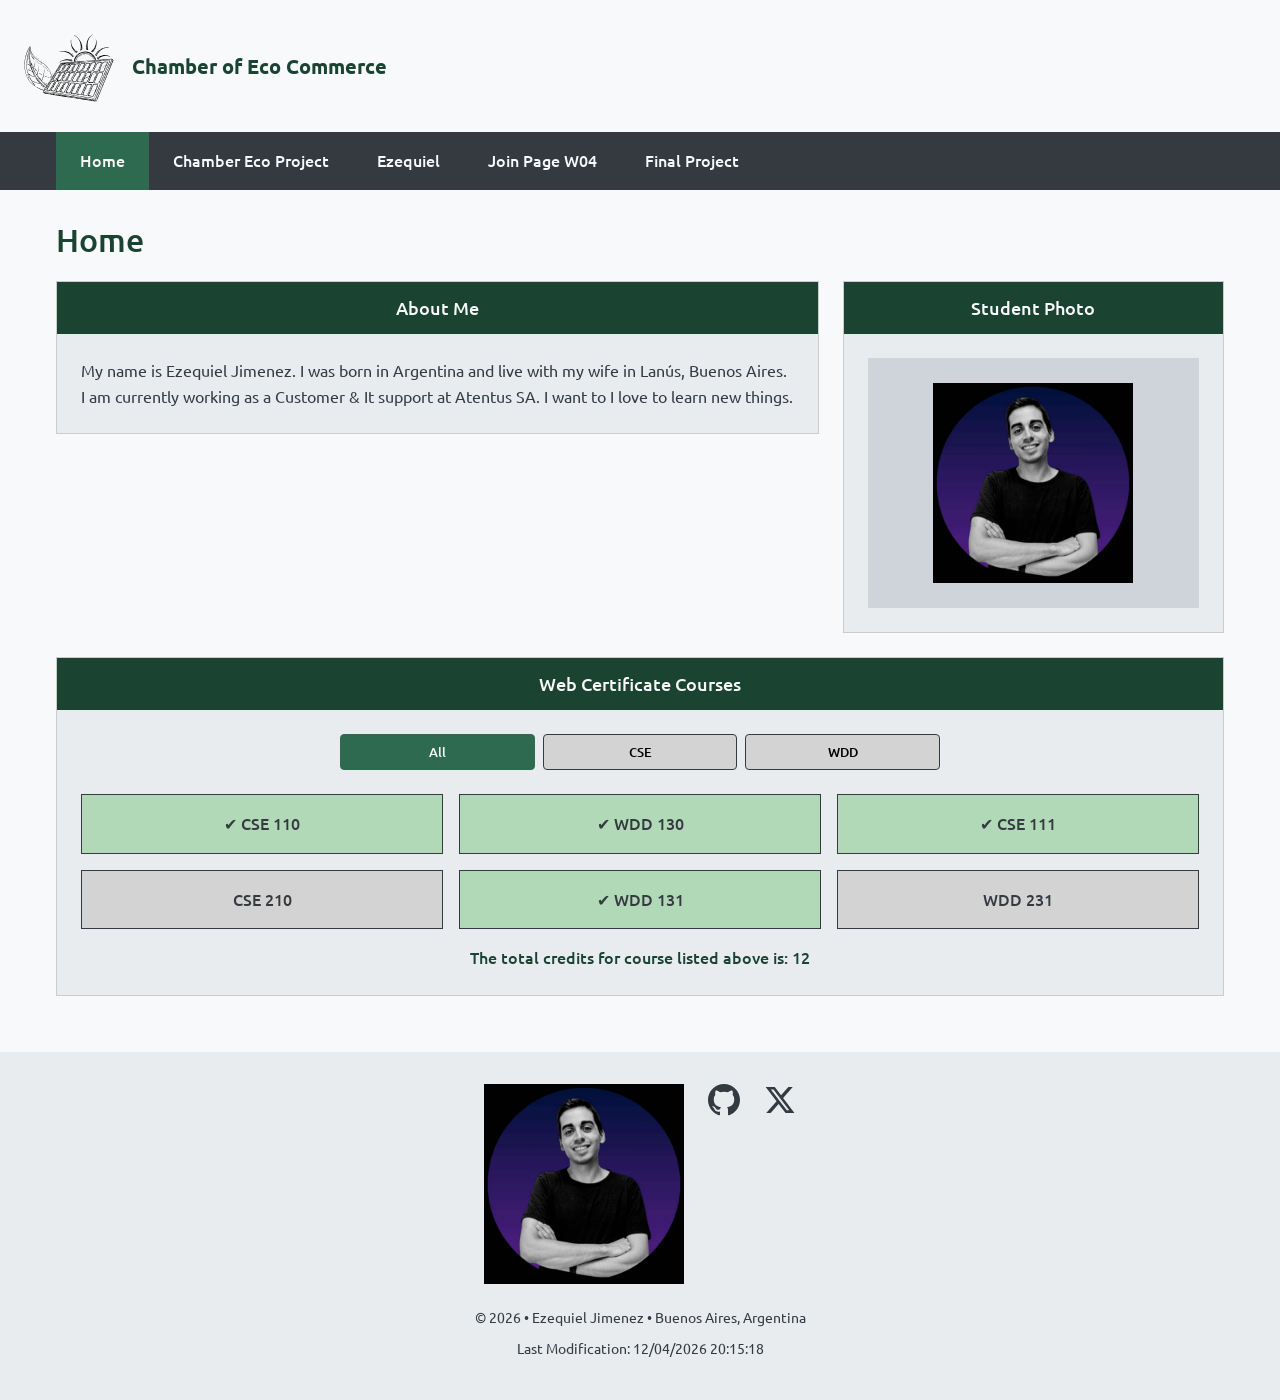
<file: index.html>
<!DOCTYPE html>
<html lang="en">
<head>
    <meta charset="UTF-8">
    <meta name="viewport" content="width=device-width, initial-scale=1.0">
    <title>Student Portfolio - Home Eco commerce</title>
    <meta name="description" content="Home Page of Eco Chamber ">
    <meta name="author" content="Chamber of Eco Commerce">

    <link rel="stylesheet" href="styles/index.css">
    <link rel="preconnect" href="https://fonts.googleapis.com">
    <link rel="preconnect" href="https://fonts.gstatic.com" crossorigin>
    <link href="https://fonts.googleapis.com/css2?family=Ubuntu:ital,wght@0,300;0,400;0,500;0,700;1,300;1,400;1,500;1,700&display=swap" rel="stylesheet">
</head>
<body>
    <header>
        <div class="logo-container">
            <img src="images/solarLeaf.svg" alt="logo displaying a solar panel, a leaf, and the sun" width="100" height="100" class="logo-img">
            <span class="site-name">Chamber of Eco Commerce</span>
        </div>
        <button id="menuBtn" aria-label="Toggle Navigation">
            <img src="images/toggle.png" alt="logo displaying a solar panel, a leaf, and the sun" width="25" height="25"  class="logo-img">
        </button>
    </header>
    <nav>
        <ul id="primaryNav">
            <li><a href="#" class="active">Home</a></li>
            <li><a href="chamber/directory.html">Chamber Eco Project</a></li>
            <li><a href="./index.html">Ezequiel</a></li>
            <li><a href="chamber/join.html">Join Page W04</a></li>
            <li><a href="/argentum/index.html">Final Project</a></li>
        </ul>
    </nav>

    <main>
        <h1>Home</h1>
        
        <div class="top-sections">
            <section class="card">
                <h2>About Me</h2>
                <div class="card-body">
                <p>My name is Ezequiel Jimenez. I was born in Argentina and live with my wife in Lanús, Buenos Aires. I am currently working as a Customer & It support at Atentus SA. I want to I love to learn new things.</p>
                </div>
            </section>

            <section class="card">
                <h2>Student Photo</h2>
                <div class="card-body">
                    <div class="photo-placeholder">
                        <img src="images/ezequiel_student.jpg" alt="picture of Ezequiel with arms crossed in corporate photo" width="200" height="200" class="vectorial-icon">
                    </div>
                </div>
            </section>
        </div>

        <section class="card">
            <h2>Web Certificate Courses</h2>
            <div class="card-body">
                <div class="filter-buttons">
                    <button class="filter-btn active-filter" data-filter="All">All</button>
                    <button class="filter-btn" data-filter="CSE">CSE</button>
                    <button class="filter-btn" data-filter="WDD">WDD</button>
                </div>
                
                <div id="courseList" class="course-list"> <!-- dynamic js down!-->
                    
                </div>

                <p class="credits-info">The total credits for course listed above is: <span id="totalCredits">0</span></p>
            </div>
        </section>
    </main>
<script defer src="scripts/index.js"></script>
    <footer>
        <div class="social-links">
            <a href="https://linkedin.com" target="_blank" rel="noopener noreferrer" aria-label="LinkedIn">
                <img src="images/ezequiel_student.jpg" alt="picture of Ezequiel with arms crossed in corporate photo" width="200" height="200" class="vectorial-icon">
            </a>
            <a href="https://github.com" target="_blank" rel="noopener noreferrer" aria-label="GitHub">
                <svg viewBox="0 0 24 24" xmlns="http://www.w3.org/2000/svg">
                    <path d="M12 0c-6.626 0-12 5.373-12 12 0 5.302 3.438 9.8 8.207 11.387.599.111.793-.261.793-.577v-2.234c-3.338.726-4.033-1.416-4.033-1.416-.546-1.387-1.333-1.756-1.333-1.756-1.089-.745.083-.729.083-.729 1.205.084 1.839 1.237 1.839 1.237 1.07 1.834 2.807 1.304 3.492.997.107-.775.418-1.305.762-1.604-2.665-.305-5.467-1.334-5.467-5.931 0-1.311.469-2.381 1.236-3.221-.124-.303-.535-1.524.117-3.176 0 0 1.008-.322 3.301 1.23.957-.266 1.983-.399 3.003-.404 1.02.005 2.047.138 3.006.404 2.291-1.552 3.297-1.23 3.297-1.23.653 1.653.242 2.874.118 3.176.77.84 1.235 1.911 1.235 3.221 0 4.609-2.807 5.624-5.479 5.921.43.372.823 1.102.823 2.222v3.293c0 .319.192.694.801.576 4.765-1.589 8.199-6.086 8.199-11.386 0-6.627-5.373-12-12-12z"/>
                </svg>
            </a>
            <a href="https://twitter.com" target="_blank" rel="noopener noreferrer" aria-label="X (Twitter)">
                <svg viewBox="0 0 24 24" xmlns="http://www.w3.org/2000/svg">
                    <path d="M18.244 2.25h3.308l-7.227 8.26 8.502 11.24H16.17l-5.214-6.817L4.99 21.75H1.68l7.73-8.835L1.254 2.25H8.08l4.713 6.231zm-1.161 17.52h1.833L7.084 4.126H5.117z"/>
                </svg>
            </a>
        </div>
        
        <p class="footer-text">&copy; <span id="currentyear"></span> &#8226; Ezequiel Jimenez &#8226; Buenos Aires, Argentina </p>
        <p class="footer-text" id="lastModified"></p>
    </footer>
</body>
</html>
</file>
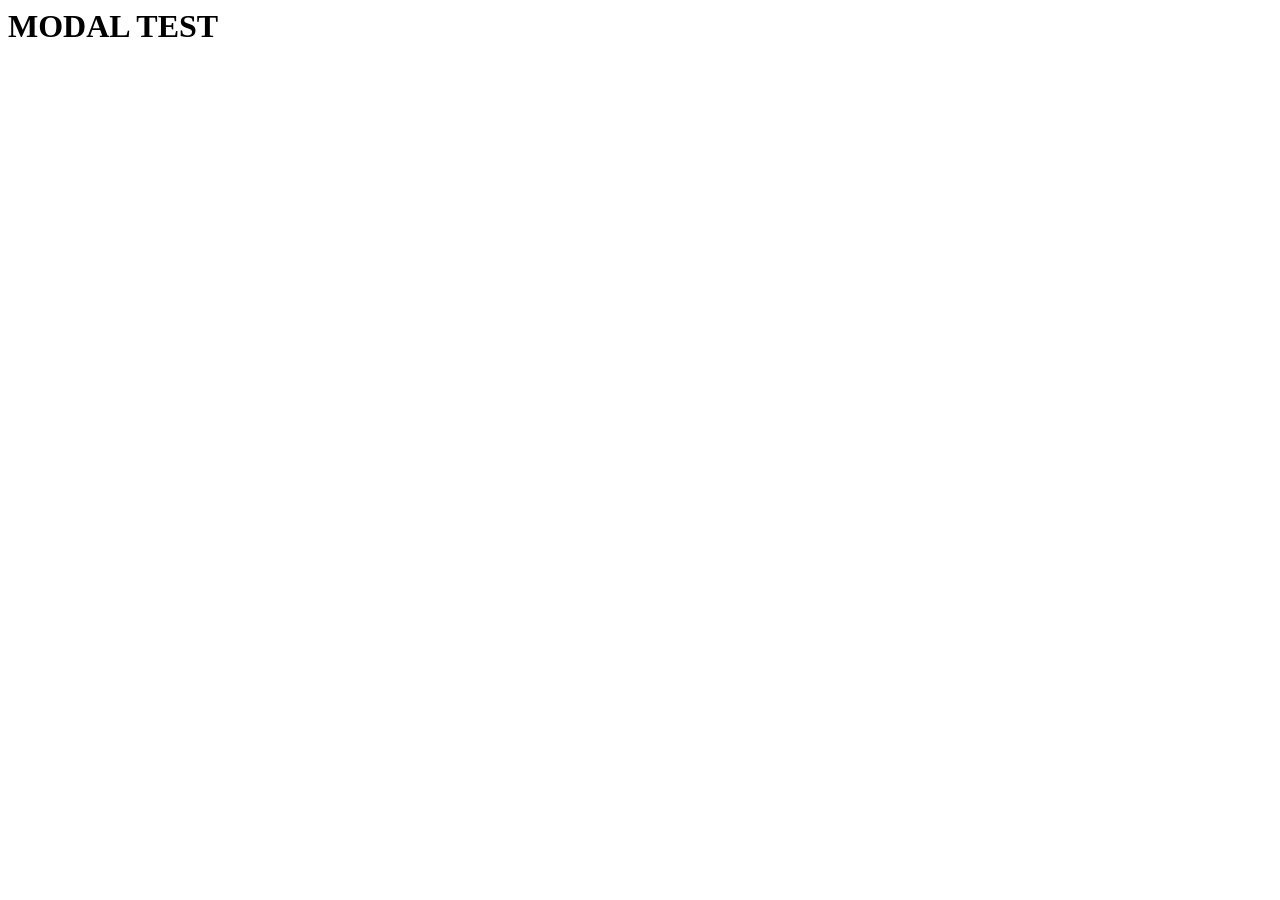
<file: modalTest.html>
<html lang="en">
<head>
    <meta charset="UTF-8">
    <meta name="viewport" content="width=device-width, initial-scale=1.0">
    <title>Document</title>
</head>
<body>
    <h1 class="title">MODAL TEST

    </h1>
    <dialog id="myModal">
  <h2>Modal Dialog</h2>
  <p>This is a modal dialog.</p>
  <button id="closeModal">Close</button>
</dialog>
</body>
</html>
</file>
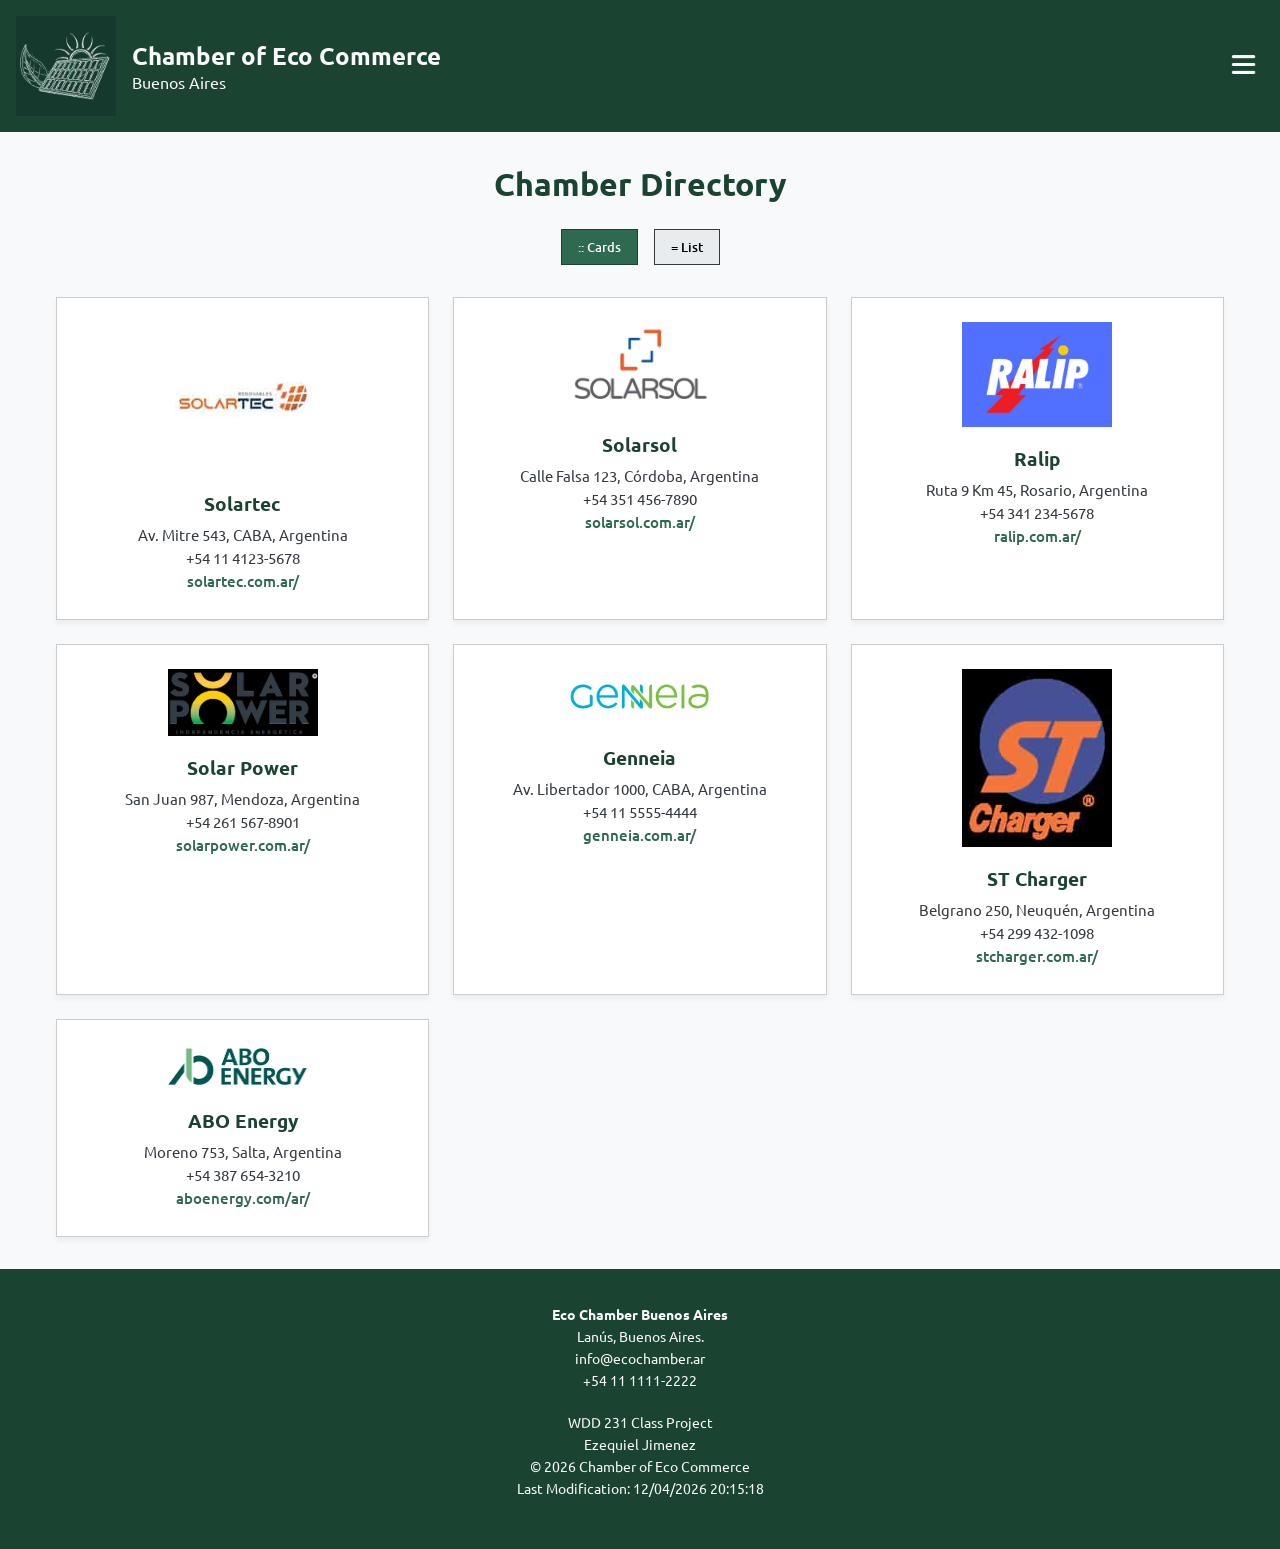
<file: chamber/directory.html>
<!DOCTYPE html>
<html lang="en">
<head>
    <meta charset="UTF-8">
    <meta name="viewport" content="width=device-width, initial-scale=1.0">
    <title>Chamber of Commerce - Directory</title>
    <meta name="description" content="Chamber of Commerce member directory page featuring businesses in Argentina.">
    <meta name="author" content="Ezequiel Jimenez">
    <link rel="shortcut icon" href="images/favicon.ico" type="image/x-icon">
    <link rel="icon" href="images/favicon.ico" type="image/x-icon">

    <meta property="og:title" content="Chamber of Commerce - Directory">
    <meta property="og:description" content="Discover our local chamber of commerce members and businesses.">
    <meta property="og:image" content="https://github.com/Zimi8/wdd3231/directory.png">
    <meta property="og:url" content="https://github.com/Zimi8/wdd3231/chamber/directory.html">

    <link rel="stylesheet" href="styles/large.css">
    <link rel="stylesheet" href="styles/small.css">
    <link rel="preconnect" href="https://fonts.googleapis.com">
    <link rel="preconnect" href="https://fonts.gstatic.com" crossorigin>
    <link href="https://fonts.googleapis.com/css2?family=Ubuntu:wght@300;400;500;700&display=swap" rel="stylesheet">
</head>
<body>
    <header>
        <div class="logo-container">
            <img src="images/leafLogo.jpg" alt="logo displaying a solar panel, a leaf, and the sun" width="100" height="100" class="logo-img">
            <div class="site-titles">
                <h2>Chamber of Eco Commerce</h2>
                <p>Buenos Aires</p>
            </div>
        </div>
        <button id="menuBtn" aria-label="Toggle Navigation">
            <img src="images/toggle.png" alt="logo displaying a solar panel, a leaf, and the sun" width="25" height="25"  class="logo-img"> <!--  -->
        </button>
    </header>
    <nav>
        <ul id="primaryNav">
            <li><a href="index.html">Home</a></li>
            <li><a href="directory.html" class="active">Directory</a></li>
            <li><a href="join.html">Join</a></li>
            <li><a href="discover.html">Discover</a></li>
        </ul>
    </nav>
    <main>
        <h1>Chamber Directory</h1>
        <div class="view-menu">
            <button id="gridBtn" class="active">:: Cards

            </button>
            <button id="listBtn"> = List</button>
        </div>

        <div id="directory-container" class="grid-view"></div>
    </main>
    <footer>
        <div class="footer-content">
            <div class="contact-info">
                <p><strong>Eco Chamber Buenos Aires</strong></p>
                <p>Lanús, Buenos Aires.</p>
                <p>info@ecochamber.ar</p>
                <p>+54 11 1111-2222</p>
            </div>
            <div class="dev-info">
                <p>WDD 231 Class Project</p>
                <p>Ezequiel Jimenez</p>
                <p>&copy; <span id="currentyear"></span> Chamber of Eco Commerce </p>
                <p id="lastModified"></p>
            </div>
        </div>
    </footer>

<script defer src="scripts/directory.js" ></script>
</body>
</html>
</file>
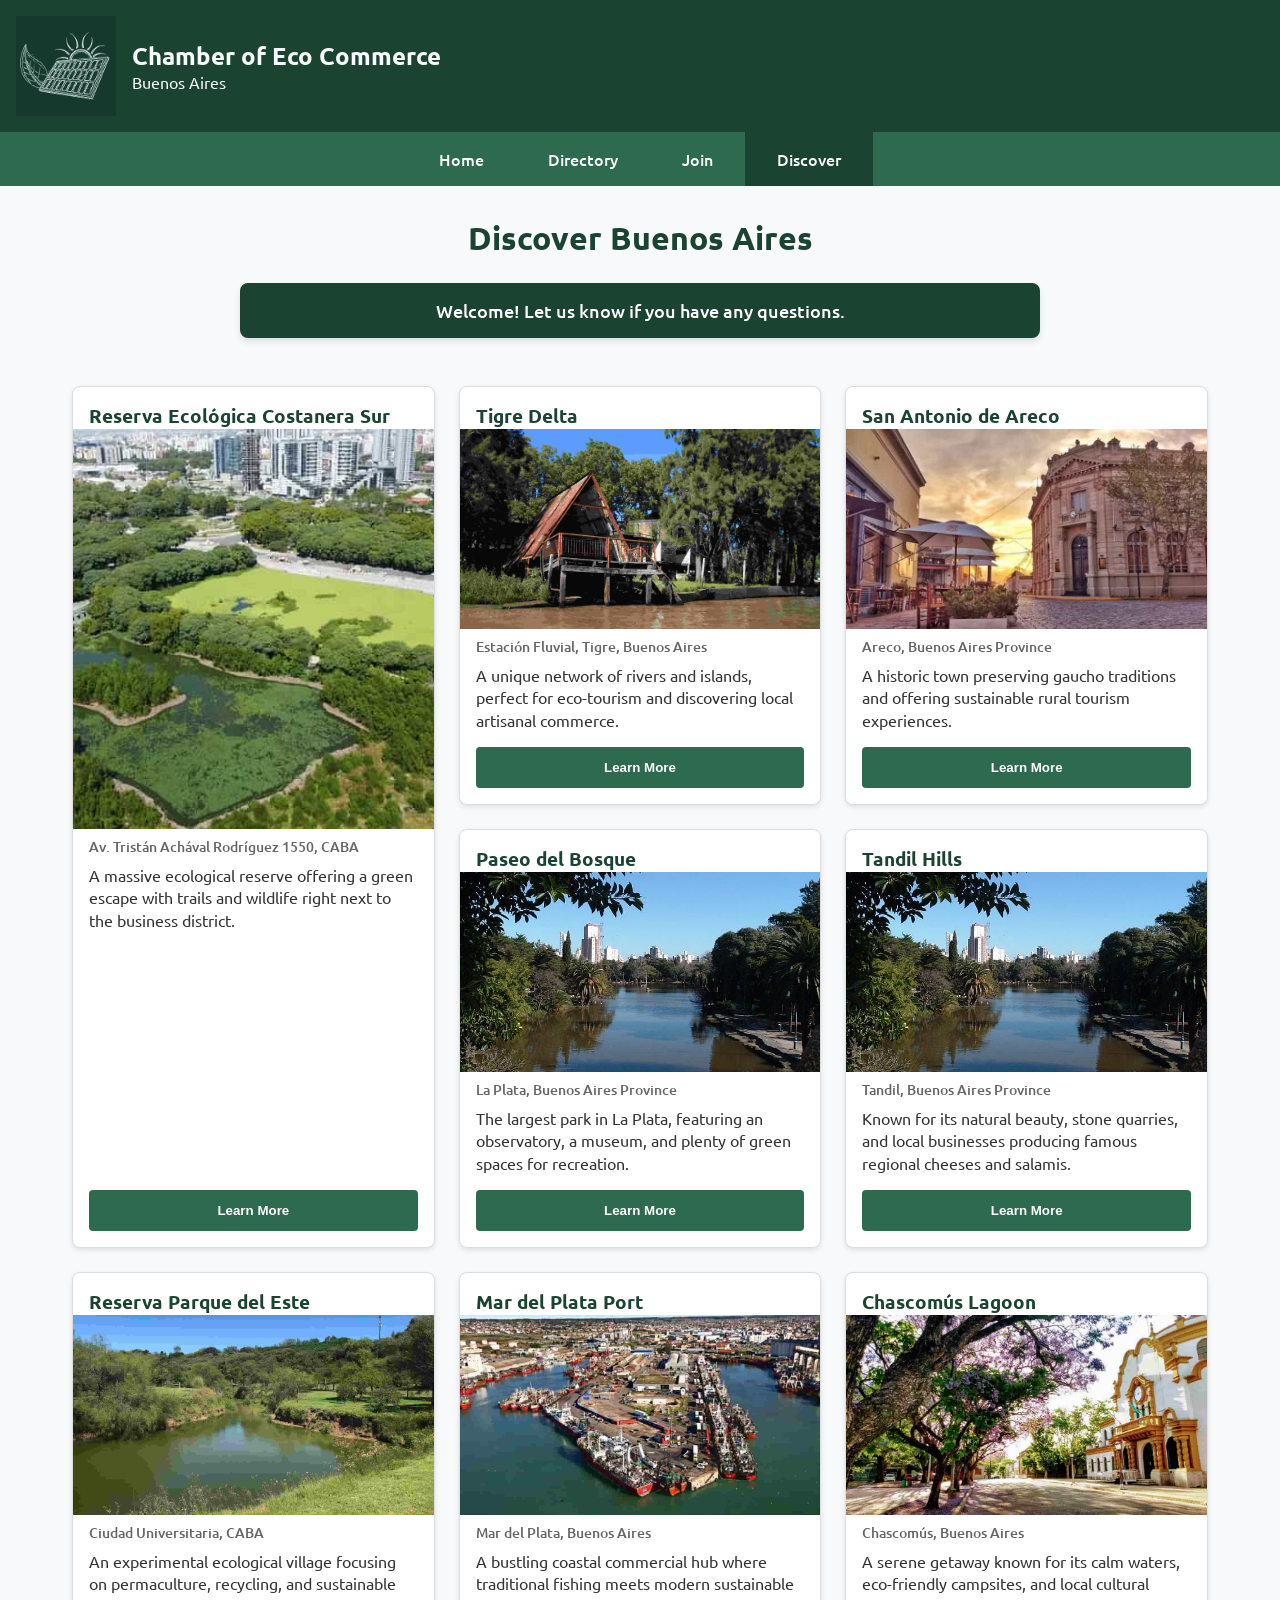
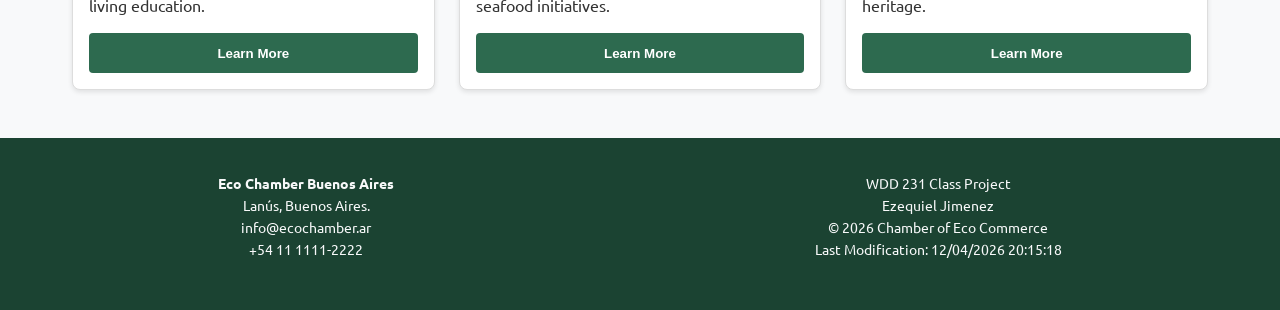
<file: chamber/discover.html>
<!DOCTYPE html>
<html lang="en">
<head>
    <meta charset="UTF-8">
    <meta name="viewport" content="width=device-width, initial-scale=1.0">
    <title>Chamber of Eco Commerce - Discover</title>
    <meta name="description" content="Discover the best eco-friendly locations and commerce hubs across Buenos Aires.">
    <meta name="author" content="Ezequiel Jimenez">
    <link rel="shortcut icon" href="images/favicon.ico" type="image/x-icon">

    <meta property="og:title" content="Chamber of Eco Commerce - Discover">
    <meta property="og:description" content="Explore beautiful and sustainable locations in Buenos Aires.">
    <meta property="og:image" content="https://ezequiel.github.io/wdd3231/chamber/images/discover-og.png">
    <meta property="og:url" content="https://ezequiel.github.io/wdd3231/chamber/discover.html">

    <link rel="stylesheet" href="styles/small.css">
    <link rel="stylesheet" href="styles/large.css">
    <link rel="stylesheet" href="styles/discover.css">
    <link rel="preconnect" href="https://fonts.googleapis.com">
    <link rel="preconnect" href="https://fonts.gstatic.com" crossorigin>
    <link href="https://fonts.googleapis.com/css2?family=Ubuntu:wght@300;400;500;700&display=swap" rel="stylesheet">
</head>
<body>
    <header>
        <div class="logo-container">
            <img src="images/leafLogo.jpg" alt="logo displaying a solar panel, a leaf, and the sun" width="100" height="100" class="logo-img">
            <div class="site-titles">
                <h2>Chamber of Eco Commerce</h2>
                <p>Buenos Aires</p>
            </div>
        </div>
        <button id="menuBtn" aria-label="Toggle Navigation">
            <img src="images/toggle.png" alt="menu toggle" width="25" height="25" class="logo-img">
        </button>
    </header>
    <nav>
        <ul id="primaryNav">
            <li><a href="index.html">Home</a></li>
            <li><a href="directory.html">Directory</a></li>
            <li><a href="join.html">Join</a></li>
            <li><a href="discover.html" class="active">Discover</a></li>
        </ul>
    </nav>
    <main>
        <h1>Discover Buenos Aires</h1>
        <div id="visit-message" class="visit-message"></div>
        <div id="discover-grid" class="discover-grid"></div>
    </main>
    <footer>
        <div class="footer-content">
            <div class="contact-info">
                <p><strong>Eco Chamber Buenos Aires</strong></p>
                <p>Lanús, Buenos Aires.</p>
                <p>info@ecochamber.ar</p>
                <p>+54 11 1111-2222</p>
            </div>
            <div class="dev-info">
                <p>WDD 231 Class Project</p>
                <p>Ezequiel Jimenez</p>
                <p>&copy; <span id="currentyear"></span> Chamber of Eco Commerce </p>
                <p id="lastModified"></p>
            </div>
        </div>
    </footer>
    <script type="module" src="scripts/discover.js"></script>
</body>
</html>
</file>
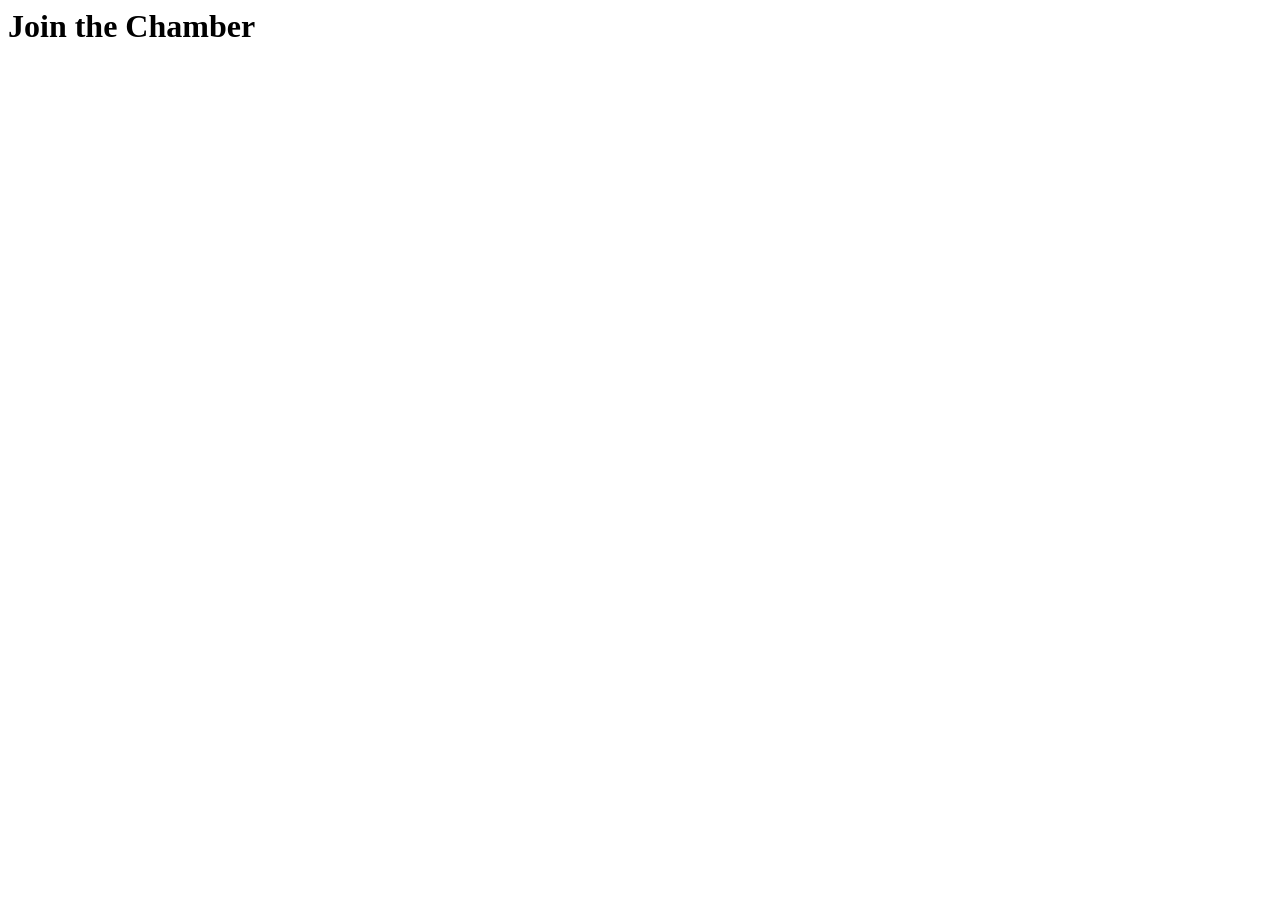
<file: chamber/home.html>
<html lang="en">
<head>
    <meta charset="UTF-8"/>
    <meta name="viewport" content="width=
    , initial-scale=1.0"/>
    <title>Document</title>
</head>
<body>

    <div>
        <h1> Join the Chamber</h1>
    </div>
</body>
</html>
</file>
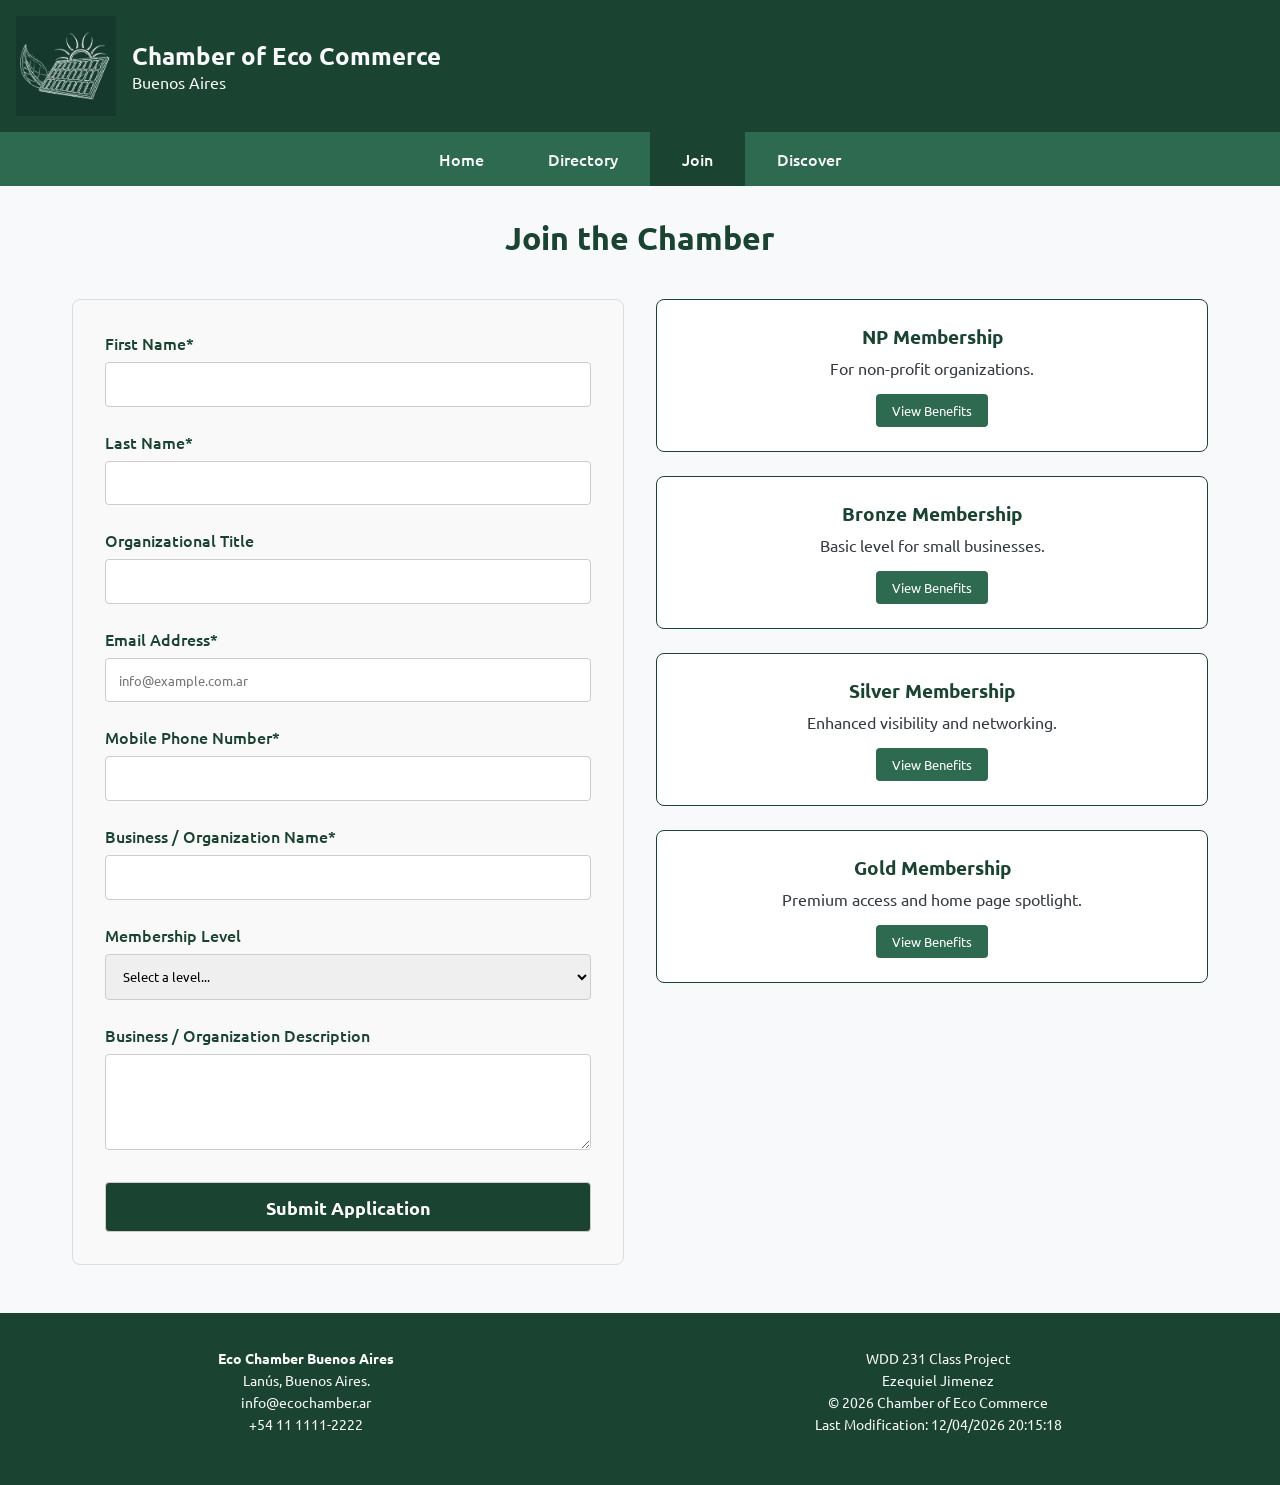
<file: chamber/join.html>
<!DOCTYPE html>
<html lang="en">
<head>
    <meta charset="UTF-8">
    <meta name="viewport" content="width=device-width, initial-scale=1.0">
    <title>Chamber of Eco Commerce - Join</title>
    <meta name="description" content="Join the Chamber of Eco Commerce in Buenos Aires.">
    <meta name="author" content="Ezequiel Jimenez">
    <link rel="shortcut icon" href="images/favicon.ico" type="image/x-icon">

    <meta property="og:title" content="Chamber of Eco Commerce - Join">
    <meta property="og:description" content="Apply to join our local chamber of commerce.">
    <meta property="og:image" content="https://github.com/Zimi8/wdd3231/join.png">
    <meta property="og:url" content="https://github.com/Zimi8/wdd3231/chamber/join.html">

    <link rel="stylesheet" href="styles/small.css">
    <link rel="stylesheet" href="styles/large.css">
    <link rel="stylesheet" href="styles/join.css">
    <link rel="preconnect" href="https://fonts.googleapis.com">
    <link rel="preconnect" href="https://fonts.gstatic.com" crossorigin>
    <link href="https://fonts.googleapis.com/css2?family=Ubuntu:wght@300;400;500;700&display=swap" rel="stylesheet">
</head>
<body>
    <header>
        <div class="logo-container">
            <img src="images/leafLogo.jpg" alt="logo displaying a solar panel, a leaf, and the sun" width="100" height="100" class="logo-img">
            <div class="site-titles">
                <h2>Chamber of Eco Commerce</h2>
                <p>Buenos Aires</p>
            </div>
        </div>
        <button id="menuBtn" aria-label="Toggle Navigation">
            <img src="images/toggle.png" alt="menu toggle" width="25" height="25" class="logo-img">
        </button>
    </header>
    <nav>
        <ul id="primaryNav">
            <li><a href="index.html">Home</a></li>
            <li><a href="directory.html">Directory</a></li>
            <li><a href="join.html" class="active">Join</a></li>
            <li><a href="discover.html">Discover</a></li>
        </ul>
    </nav>
    <main>
        <h1>Join the Chamber</h1>
        <div class="join-container">
            <section class="form-section">
                <form method="get" action="thankyou.html" class="join-form">
                    <label>
                        First Name*
                        <input type="text" name="first" required title="Enter your first name" autocomplete="given-name">
                    </label>
                    <label>
                        Last Name*
                        <input type="text" name="last" required title="Enter your last name" autocomplete="family-name">
                    </label>
                    <label>
                        Organizational Title
                        <input type="text" name="org_title" title="Must be at least 7 characters (letters, spaces, hyphens only)" autocomplete="organization-title" pattern="[A-Za-z\s\-]{7,}">
                    </label>
                    <label>
                        Email Address*
                        <input type="email" name="email" required title="Enter a valid email address" autocomplete="email" placeholder="info@example.com.ar">
                    </label>
                    <label>
                        Mobile Phone Number*
                        <input type="tel" name="phone" required title="Enter your mobile phone number" autocomplete="tel">
                    </label>
                    <label>
                        Business / Organization Name*
                        <input type="text" name="business" required title="Enter your business name" autocomplete="organization">
                    </label>
                    <label>
                        Membership Level
                        <select name="level" required title="Select a membership level">
                            <option value="" disabled selected>Select a level...</option>
                            <option value="np">NP Membership (Free)</option>
                            <option value="bronze">Bronze Membership</option>
                            <option value="silver">Silver Membership</option>
                            <option value="gold">Gold Membership</option>
                        </select>
                    </label>
                    <label>
                        Business / Organization Description
                        <textarea name="description" title="Provide a brief description of your business" rows="4"></textarea>
                    </label>
                    <input type="hidden" name="timestamp" id="timestamp">
                    <input type="submit" value="Submit Application" class="submit-btn">
                </form>
            </section>

            <section class="cards-section">
                <div class="membership-card">
                    <h3>NP Membership</h3>
                    <p>For non-profit organizations.</p>
                    <button id="btn-np" class="modal-link">View Benefits</button>
                </div>
                <div class="membership-card">
                    <h3>Bronze Membership</h3>
                    <p>Basic level for small businesses.</p>
                    <button id="btn-bronze" class="modal-link">View Benefits</button>
                </div>
                <div class="membership-card">
                    <h3>Silver Membership</h3>
                    <p>Enhanced visibility and networking.</p>
                    <button id="btn-silver" class="modal-link">View Benefits</button>
                </div>
                <div class="membership-card">
                    <h3>Gold Membership</h3>
                    <p>Premium access and home page spotlight.</p>
                    <button id="btn-gold" class="modal-link">View Benefits</button>
                </div>
            </section>
        </div>

        <dialog id="modal-np">
            <h2>NP Membership Benefits</h2>
            <p><strong>Cost:</strong> Free</p>
            <ul>
                <li>Access to monthly newsletters.</li>
                <li>Listing in the local online directory.</li>
                <li>Free entry to charity events.</li>
            </ul>
            <button class="close-modal">Close</button>
        </dialog>

        <dialog id="modal-bronze">
            <h2>Bronze Membership Benefits</h2>
            <p><strong>Cost:</strong> $50.00 / Month</p>
            <ul>
                <li>All NP Benefits.</li>
                <li>Discounted entry to training workshops.</li>
                <li>Access to the private business forum.</li>
            </ul>
            <button class="close-modal">Close</button>
        </dialog>

        <dialog id="modal-silver">
            <h2>Silver Membership Benefits</h2>
            <p><strong>Cost:</strong> $100.00 / Month</p>
            <ul>
                <li>All Bronze Benefits.</li>
                <li>Eligible for Home Page Spotlights.</li>
                <li>Half-price booth at the Annual Eco Expo.</li>
            </ul>
            <button class="close-modal">Close</button>
        </dialog>

        <dialog id="modal-gold">
            <h2>Gold Membership Benefits</h2>
            <p><strong>Cost:</strong> $250.00 / Month</p>
            <ul>
                <li>All Silver Benefits.</li>
                <li>Guaranteed Home Page Spotlight.</li>
                <li>VIP seating at all events.</li>
                <li>Dedicated account manager.</li>
            </ul>
            <button class="close-modal">Close</button>
        </dialog>
    </main>
    <footer>
        <div class="footer-content">
            <div class="contact-info">
                <p><strong>Eco Chamber Buenos Aires</strong></p>
                <p>Lanús, Buenos Aires.</p>
                <p>info@ecochamber.ar</p>
                <p>+54 11 1111-2222</p>
            </div>
            <div class="dev-info">
                <p>WDD 231 Class Project</p>
                <p>Ezequiel Jimenez</p>
                <p>&copy; <span id="currentyear"></span> Chamber of Eco Commerce </p>
                <p id="lastModified"></p>
            </div>
        </div>
    </footer>
    <script defer src="scripts/join.js"></script>
</body>
</html>
</file>
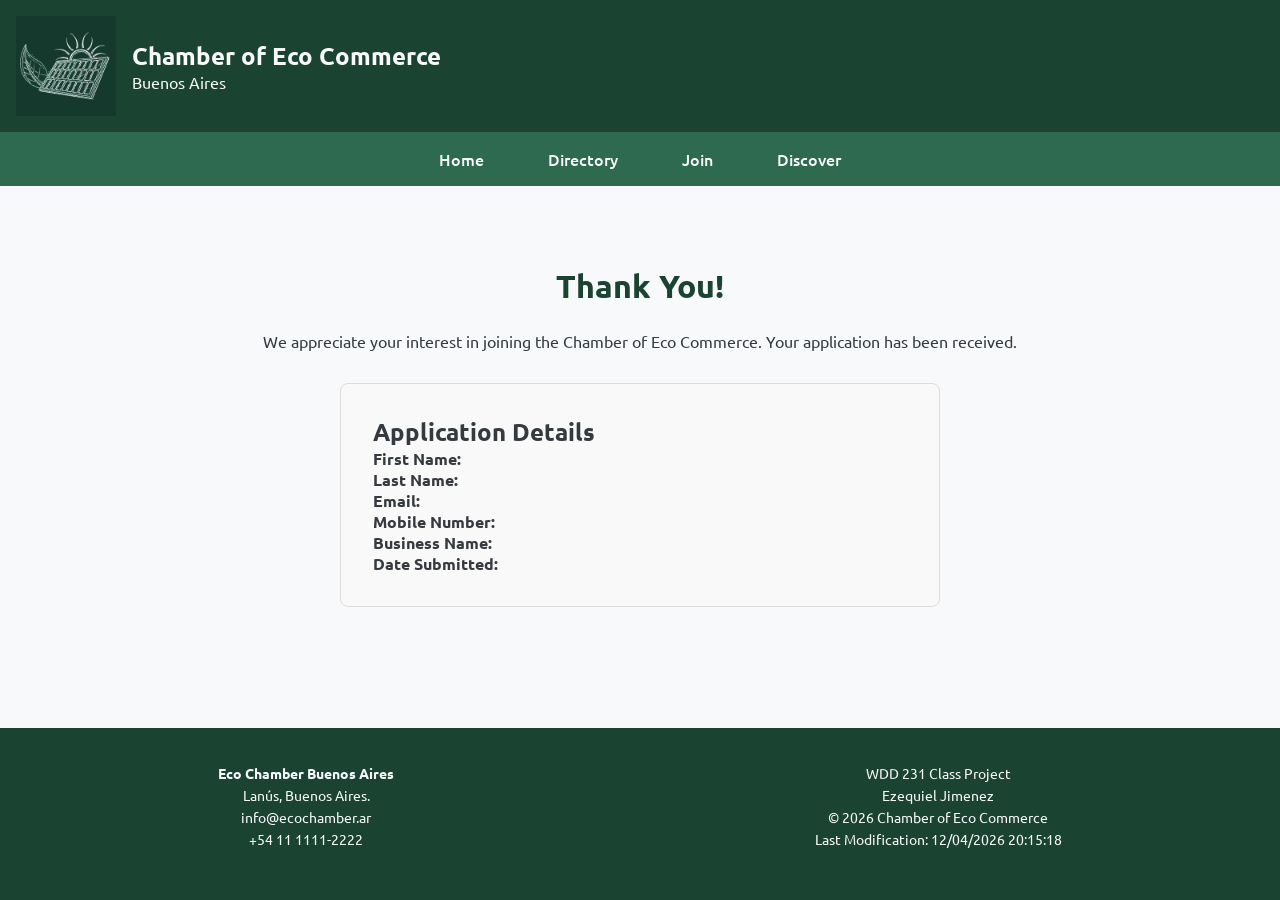
<file: chamber/thankyou.html>
<!DOCTYPE html>
<html lang="en">
<head>
    <meta charset="UTF-8">
    <meta name="viewport" content="width=device-width, initial-scale=1.0">
    <title>Chamber of Eco Commerce - Thank You</title>
    <meta name="description" content="Thank you for applying to the Chamber of Eco Commerce.">
    <meta name="author" content="Ezequiel Jimenez">
    <link rel="shortcut icon" href="images/favicon.ico" type="image/x-icon">

    <link rel="stylesheet" href="styles/small.css">
    <link rel="stylesheet" href="styles/large.css">
    <link rel="stylesheet" href="styles/join.css">
    <link rel="preconnect" href="https://fonts.googleapis.com">
    <link rel="preconnect" href="https://fonts.gstatic.com" crossorigin>
    <link href="https://fonts.googleapis.com/css2?family=Ubuntu:wght@300;400;500;700&display=swap" rel="stylesheet">
</head>
<body>
    <header>
        <div class="logo-container">
            <img src="images/leafLogo.jpg" alt="logo displaying a solar panel, a leaf, and the sun" width="100" height="100" class="logo-img">
            <div class="site-titles">
                <h2>Chamber of Eco Commerce</h2>
                <p>Buenos Aires</p>
            </div>
        </div>
        <button id="menuBtn" aria-label="Toggle Navigation">
            <img src="images/toggle.png" alt="menu toggle" width="25" height="25" class="logo-img">
        </button>
    </header>
    <nav>
        <ul id="primaryNav">
            <li><a href="/chamber/index.html">Home</a></li>
            <li><a href="/chamber/directory.html">Directory</a></li>
            <li><a href="/chamber/join.html">Join</a></li>
            <li><a href="discover.html">Discover</a></li>
        </ul>
    </nav>
    <main>
        <div class="thank-you-container">
            <h1>Thank You!</h1>
            <p>We appreciate your interest in joining the Chamber of Eco Commerce. Your application has been received.</p>
            
            <div class="submission-details">
                <h2>Application Details</h2>
                <p><strong>First Name:</strong> <span id="res-first"></span></p>
                <p><strong>Last Name:</strong> <span id="res-last"></span></p>
                <p><strong>Email:</strong> <span id="res-email"></span></p>
                <p><strong>Mobile Number:</strong> <span id="res-phone"></span></p>
                <p><strong>Business Name:</strong> <span id="res-business"></span></p>
                <p><strong>Date Submitted:</strong> <span id="res-timestamp"></span></p>
            </div>
        </div>
    </main>
    <footer>
        <div class="footer-content">
            <div class="contact-info">
                <p><strong>Eco Chamber Buenos Aires</strong></p>
                <p>Lanús, Buenos Aires.</p>
                <p>info@ecochamber.ar</p>
                <p>+54 11 1111-2222</p>
            </div>
            <div class="dev-info">
                <p>WDD 231 Class Project</p>
                <p>Ezequiel Jimenez</p>
                <p>&copy; <span id="currentyear"></span> Chamber of Eco Commerce </p>
                <p id="lastModified"></p>
            </div>
        </div>
    </footer>
    <script defer src="scripts/thankyou.js"></script>
</body>
</html>
</file>
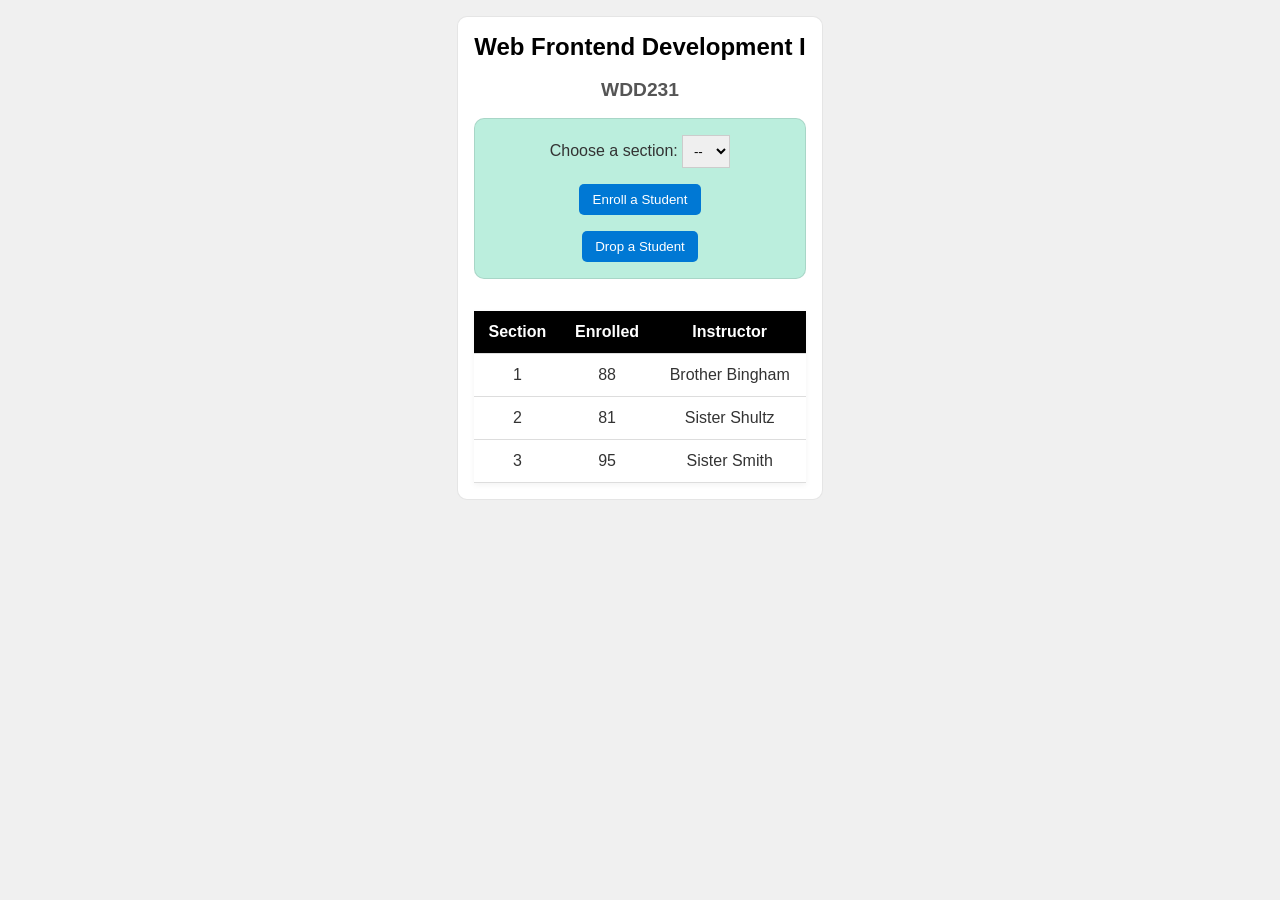
<file: week03/modules.html>
<!DOCTYPE html>
<html lang="en">

<head>
  <meta charset="UTF-8">
  <meta name="viewport" content="width=device-width, initial-scale=1.0">
  <title>Modules Example: Course and Sections</title>
  <link rel="stylesheet" href="styles/modules.css">
  <script src="scripts/modules.js" defer></script>
</head>

<body>
  <main>
  <h1 id="courseName"></h1>
  <h2 id="courseCode"></h2>

  <div id="enrollment">
    <label for="sectionNumber">Choose a section:</label>
    <select id="sectionNumber">
      <option value="0" disabled selected>--</option>
    </select>
    <button id="enrollStudent">Enroll a Student</button>
    <button id="dropStudent">Drop a Student</button>
  </div>

  <table>
    <thead>
      <tr>
        <th>Section</th>
        <th>Enrolled</th>
        <th>Instructor</th>
      </tr>
    </thead>
    <tbody id="sections"></tbody>
  </table>
  </main>
</body>

</html>
</file>
<file: styles/index.css>
:root {
--cloud-white: #F8F9FA;
--soft-forest-green: #2D6A4F;
--deep-blue: #1B4332; 
--charcoal-gray: #343A40;
--light-gray: #E9ECEF;
--font-main: 'Ubuntu', sans-serif;
--font-footer: 'Ubuntu', monospace; 
}


* {
margin: 0;
padding: 0;
box-sizing: border-box;
}

body {
font-family: var(--font-main);
background-color: var(--cloud-white);
color: var(--charcoal-gray);
line-height: 1.6;
display: flex;
flex-direction: column;
min-height: 100vh;
}

/*typograhpy*/
h1 {
font-weight: 500;
margin: 1.5rem 0 1rem;
color: var(--deep-blue);
}

h2 {
font-size: 1.1rem;
font-weight: 500;
text-align: center;
background-color: var(--deep-blue);
color: var(--cloud-white);
padding: 0.75rem;
margin: 0;
}

header {
display: flex;
align-items: center;
justify-content: space-between;
padding: 1rem;
background-color: var(--cloud-white);
}

.logo-container {
display: flex;
align-items: center;
gap: 1rem;
}

.logo-container svg {
width: 50px;
height: 50px;
}

.site-name {
font-size: 1.25rem;
font-weight: 700;
color: var(--deep-blue);
}

/* Nav! */
#menuBtn {
background: none;
border: none;
cursor: pointer;
padding: 0.5rem;
display: block;
}

#menuBtn svg {
width: 32px;
height: 32px;
fill: var(--charcoal-gray);
}

nav {
background-color: var(--charcoal-gray);
width: 100%;
}

nav ul {
list-style-type: none;
display: none; 
flex-direction: column;
}

nav ul.open {
display: flex;
}

nav li {
border-top: 1px solid rgba(255, 255, 255, 0.1);
}

nav a {
display: block;
padding: 1rem;
text-decoration: none;
color: var(--cloud-white);
font-weight: 500;
transition: background-color 0.3s ease;
}

nav a:hover {
background-color: var(--soft-forest-green);
}

nav a.active {
background-color: var(--soft-forest-green);
}


main {
flex: 1;
padding: 0 1rem;
max-width: 1200px;
margin: 0 auto;
width: 100%;
}


.card {
background-color: var(--light-gray);
border: 1px solid #ccc;
margin-bottom: 1.5rem;
overflow: hidden;
}

.card-body {
padding: 1.5rem;
}


.photo-placeholder {
width: 100%;
height: 250px;
background-color: #ced4da;
display: flex;
align-items: center;
justify-content: center;
}

.photo-placeholder svg {
width: 50px;
height: 50px;
fill: #adb5bd;
}

/* Course
 */
.filter-buttons {
display: flex;
gap: 0.5rem;
justify-content: center;
margin-bottom: 1.5rem;
}

.filter-btn {
flex: 1;
padding: 0.5rem;
font-family: var(--font-main);
font-weight: 500;
background-color: #d3d3d3;
border: 1px solid var(--charcoal-gray);
border-radius: 4px;
cursor: pointer;
transition: all 0.2s ease;
}

.filter-btn:hover, .filter-btn.active-filter {
background-color: var(--soft-forest-green);
color: var(--cloud-white);
border-color: var(--soft-forest-green);
}

.course-list {
display: flex;
flex-direction: column;
gap: 0.5rem;
margin-bottom: 1rem;
}

.course-item {
background-color: #d3d3d3;
border: 1px solid var(--charcoal-gray);
padding: 1rem;
text-align: center;
font-weight: 500;
}

.course-item.completed {
background-color: #b1d8b7;
}

.credits-info {
text-align: center;
font-weight: 500;
margin-top: 1rem;
color: var(--deep-blue);
}

/* Footer */
footer {
text-align: center;
padding: 2rem 1rem;
background-color: var(--light-gray);
font-family: var(--font-footer);
font-size: 0.9rem;
margin-top: 2rem;
}

.social-links {
display: flex;
justify-content: center;
gap: 1.5rem;
margin-bottom: 1rem;
}

.social-links a {
display: inline-block;
transition: transform 0.2s ease;
}

.social-links a:hover {
transform: scale(1.1);
}

.social-links svg {
width: 32px;
height: 32px;
fill: var(--charcoal-gray);
}

.footer-text {
margin: 0.5rem 0;
color: var(--charcoal-gray);
}


@media (min-width: 768px) {
/* Navigation */
#menuBtn {
    display: none; /* Hide hamburger */
}

nav ul {
    display: flex;
    flex-direction: row;
    justify-content: flex-start;
    padding: 0 1rem;
    max-width: 1200px;
    margin: 0 auto;
}

nav li {
    border-top: none;
}

nav a {
    padding: 1rem 1.5rem;
}

.top-sections {
    display: grid;
    grid-template-columns: 2fr 1fr;
    gap: 1.5rem;
    align-items: start;
}

/* Courss Grid */
.course-list {
    display: grid;
    grid-template-columns: repeat(3, 1fr);
    gap: 1rem;
}

.filter-buttons {
    max-width: 600px;
    margin: 0 auto 1.5rem auto;
}
}
</file>
<file: chamber/styles/large.css>
@media (min-width: 768px) {
    #menuBtn {
        display: none;
    }

    nav ul {
        display: flex;
        flex-direction: row;
        justify-content: center;
    }

    nav a {
        border-top: none;
        padding: 1rem 2rem;
    }

    #directory-container.grid-view {
        grid-template-columns: repeat(2, 1fr);
    }

    .list-view .member-card {
        flex-direction: row;
        justify-content: space-between;
        text-align: left;
        align-items: center;
        padding: 1rem 2rem;
    }

    .list-view .member-card p {
        margin: 0;
    }

    .list-view .member-card h3 {
        flex: 1;
    }

    .list-view .member-card .address {
        flex: 2;
    }

    .list-view .member-card .phone,
    .list-view .member-card .website {
        flex: 1;
        text-align: right;
    }

    .footer-content {
        flex-direction: row;
        justify-content: space-around;
    }
}
/*  media */ 
@media (min-width: 1024px) {
    #directory-container.grid-view {
        grid-template-columns: repeat(3, 1fr);
    }
}
</file>
<file: chamber/styles/small.css>
:root {
    --cloud-white: #F8F9FA;
    --soft-forest-green: #2D6A4F;
    --deep-blue: #1B4332;
    --charcoal-gray: #343A40;
    --light-gray: #E9ECEF;
    --font-main: 'Ubuntu', sans-serif;
}

* {
    margin: 0;
    padding: 0;
    box-sizing: border-box;
}

body {
    font-family: var(--font-main);
    background-color: var(--cloud-white);
    color: var(--charcoal-gray);
    display: flex;
    flex-direction: column;
    min-height: 100vh;
}

header {
    display: flex;
    align-items: center;
    justify-content: space-between;
    padding: 1rem;
    background-color: var(--deep-blue);
    color: var(--cloud-white);
}

.logo-container {
    display: flex;
    align-items: center;
    gap: 1rem;
}

.logo-container svg {
    width: 50px;
    height: 50px;
    fill: var(--cloud-white);
}

#menuBtn {
    background: none;
    border: none;
    cursor: pointer;
    padding: 0.5rem;
    display: block;
    
}


nav {
    background-color: var(--soft-forest-green);
    width: 100%;
}

nav ul {
    list-style-type: none;
    display: none;
    flex-direction: column;
}

nav ul.open {
    display: flex;
}

nav a {
    display: block;
    padding: 1rem;
    text-decoration: none;
    color: var(--cloud-white);
    font-weight: 500;
    border-top: 1px solid rgba(255, 255, 255, 0.1);
    text-align: center;
}

nav a:hover, nav a.active {
    background-color: var(--deep-blue);
}

main {
    flex: 1;
    padding: 2rem 1rem;
    max-width: 1200px;
    margin: 0 auto;
    width: 100%;
}

h1 {
    text-align: center;
    margin-bottom: 1.5rem;
    color: var(--deep-blue);
}

.view-menu {
    display: flex;
    justify-content: center;
    gap: 1rem;
    margin-bottom: 2rem;
}

.view-menu button {
    background-color: var(--light-gray);
    border: 1px solid var(--charcoal-gray);
    padding: 0.5rem 1rem;
    cursor: pointer;
    font-family: var(--font-main);
    font-weight: 500;
    display: flex;
    align-items: center;
    justify-content: center;
}

.view-menu button.active {
    background-color: var(--soft-forest-green);
    color: var(--cloud-white);
    border-color: var(--deep-blue);
}

#directory-container {
    display: grid;
    gap: 1.5rem;
    grid-template-columns: 1fr;
}

.member-card {
    background-color: #fff;
    border: 1px solid #ccc;
    padding: 1.5rem;
    text-align: center;
    box-shadow: 0 4px 6px rgba(0,0,0,0.05);
}

.member-card img {
    max-width: 150px;
    height: auto;
    margin-bottom: 1rem;
}

.member-card h3 {
    color: var(--deep-blue);
    margin-bottom: 0.5rem;
}

.member-card p {
    margin-bottom: 0.25rem;
    font-size: 0.95rem;
}

.member-card a {
    color: var(--soft-forest-green);
    text-decoration: none;
    font-weight: 500;
}

.list-view {
    display: flex !important;
    flex-direction: column !important;
    gap: 0 !important;
}

.list-view .member-card {
    display: flex;
    flex-direction: column;
    align-items: center;
    text-align: center;
    border: none;
    border-bottom: 1px solid #ccc;
    box-shadow: none;
    padding: 1rem;
}

.list-view .member-card img {
    display: none; 
}

.list-view .member-card h3 {
    margin-bottom: 0;
}

footer {
    background-color: var(--deep-blue);
    color: var(--cloud-white);
    text-align: center;
    padding: 2rem 1rem;
    font-size: 0.9rem;
}

.footer-content {
    display: flex;
    flex-direction: column;
    gap: 1rem;
    margin-bottom: 1rem;
}

footer p {
    margin: 0.25rem 0;
}
</file>
<file: chamber/styles/discover.css>
.visit-message {
    background-color: #1B4332;
    color: #ffffff;
    text-align: center;
    padding: 1rem;
    margin: 1rem auto 2rem auto;
    max-width: 800px;
    border-radius: 8px;
    font-weight: 500;
    font-size: 1.1rem;
    box-shadow: 0 4px 6px rgba(0, 0, 0, 0.1);
}

.discover-grid {
    display: grid;
    grid-template-columns: 1fr;
    grid-template-areas:
        "card1"
        "card2"
        "card3"
        "card4"
        "card5"
        "card6"
        "card7"
        "card8";
    gap: 1.5rem;
    padding: 1rem;
    max-width: 1200px;
    margin: 0 auto;
}

.discover-card {
    background-color: #ffffff;
    border: 1px solid #ddd;
    border-radius: 8px;
    overflow: hidden;
    display: flex;
    flex-direction: column;
    box-shadow: 0 2px 5px rgba(0,0,0,0.1);
}

.discover-card h2 {
    color: #1B4332;
    padding: 1rem 1rem 0 1rem;
    font-size: 1.2rem;
}

.discover-card figure {
    margin: 0;
    overflow: hidden;
}

.discover-card img {
    width: 100%;
    height: 200px;
    object-fit: cover;
    display: block;
}

.discover-card address {
    font-style: normal;
    color: #666;
    font-size: 0.9rem;
    padding: 0.5rem 1rem;
    font-weight: 500;
}

.discover-card p {
    padding: 0 1rem 1rem 1rem;
    flex-grow: 1;
    color: #333;
    line-height: 1.4;
}

.discover-card button {
    background-color: #2D6A4F;
    color: #ffffff;
    border: none;
    padding: 0.8rem;
    margin: 0 1rem 1rem 1rem;
    border-radius: 4px;
    cursor: pointer;
    font-weight: bold;
    transition: background-color 0.3s ease;
}

.discover-card button:hover {
    background-color: #1B4332;
}

#card1 { grid-area: card1; }
#card2 { grid-area: card2; }
#card3 { grid-area: card3; }
#card4 { grid-area: card4; }
#card5 { grid-area: card5; }
#card6 { grid-area: card6; }
#card7 { grid-area: card7; }
#card8 { grid-area: card8; }

@media (min-width: 641px) {
    .discover-grid {
        grid-template-columns: 1fr 1fr;
        grid-template-areas:
            "card1 card2"
            "card3 card4"
            "card5 card5"
            "card6 card7"
            "card8 card8";
    }

    .discover-card img {
        transition: transform 0.4s ease, filter 0.4s ease;
    }

    .discover-card:hover img {
        transform: scale(1.08);
        filter: brightness(1.1);
    }
}

@media (min-width: 1025px) {
    .discover-grid {
        grid-template-columns: 1fr 1fr 1fr;
        grid-template-areas:
            "card1 card2 card3"
            "card1 card4 card5"
            "card6 card7 card8";
    }

    #card1 img {
        height: 100%;
        min-height: 400px;
    }
}
</file>
<file: chamber/styles/join.css>
.join-container {
    display: grid;
    grid-template-columns: 1fr;
    gap: 2rem;
    padding: 1rem;
    max-width: 1200px;
    margin: 0 auto;
}

.join-form {
    display: flex;
    flex-direction: column;
    gap: 1.5rem;
    background-color: #f9f9f9;
    padding: 2rem;
    border-radius: 8px;
    border: 1px solid #ddd;
}

.join-form label {
    display: flex;
    flex-direction: column;
    font-weight: 500;
    color: #1B4332;
}

.join-form input,
.join-form select,
.join-form textarea {
    padding: 0.8rem;
    margin-top: 0.5rem;
    border: 1px solid #ccc;
    border-radius: 4px;
    font-family: 'Ubuntu', sans-serif;
}

.submit-btn {
    background-color: #1B4332;
    color: white;
    font-size: 1.1rem;
    font-weight: bold;
    border: none;
    cursor: pointer;
    transition: background-color 0.3s ease;
}

.submit-btn:hover {
    background-color: #2D6A4F;
}

.cards-section {
    display: flex;
    flex-direction: column;
    gap: 1.5rem;
}

.membership-card {
    background-color: white;
    border: 1px solid #1B4332;
    border-radius: 8px;
    padding: 1.5rem;
    text-align: center;
    opacity: 0; 
    transform: translateY(30px);
    animation: fadeUp 0.8s ease forwards;
}

.membership-card:nth-child(1) { animation-delay: 0.2s; }
.membership-card:nth-child(2) { animation-delay: 0.4s; }
.membership-card:nth-child(3) { animation-delay: 0.6s; }
.membership-card:nth-child(4) { animation-delay: 0.8s; }

@keyframes fadeUp {
    to {
        opacity: 1;
        transform: translateY(0);
    }
}

.membership-card h3 {
    color: #1B4332;
    margin-bottom: 0.5rem;
}

.modal-link {
    background-color: #2D6A4F;
    color: white;
    border: none;
    padding: 0.5rem 1rem;
    border-radius: 4px;
    cursor: pointer;
    margin-top: 1rem;
    font-family: 'Ubuntu', sans-serif;
}

dialog {
    border: none;
    border-radius: 8px;
    padding: 2rem;
    max-width: 400px;
    width: 90%;
    box-shadow: 0 4px 10px rgba(0, 0, 0, 0.3);
    margin: auto;
}

dialog::backdrop {
    background-color: rgba(0, 0, 0, 0.7);
}

dialog h2 {
    color: #1B4332;
}

dialog ul {
    margin: 1rem 0;
    padding-left: 1.5rem;
}

.close-modal {
    background-color: #d9534f;
    color: white;
    border: none;
    padding: 0.5rem 1rem;
    border-radius: 4px;
    cursor: pointer;
    float: right;
}

.thank-you-container {
    text-align: center;
    padding: 3rem 1rem;
}

.submission-details {
    background-color: #f9f9f9;
    border: 1px solid #ddd;
    border-radius: 8px;
    padding: 2rem;
    max-width: 600px;
    margin: 2rem auto;
    text-align: left;
}

@media (min-width: 768px) {
    .join-container {
        grid-template-columns: 1fr 1fr;
    }
}
</file>
<file: week03/styles/modules.css>
* {
  margin: 0;
  padding: 0;
  box-sizing: border-box;
}

body {
  font-family: Arial, sans-serif;
  background-color: #f0f0f0;
}

main {
  padding: 1rem;
  background-color: #fff;
  color: #333;
  width: fit-content;
  margin: 1rem auto;
  border: 1px solid rgb(0 0 0 / 10%);
  border-radius: 10px;
}

h1 {
  font-size: 1.5rem;
  color: #000;
}

h2 {
  font-size: 1.2rem;
  color: #555;
}

h1,
h2 {
  text-align: center;;
  margin-bottom: 1.1rem;
}

form p {
  margin: .5rem;
  font-weight: bold;
}

#enrollment {
  padding: 1rem 1rem 0 1rem;
  border: 1px solid rgb(0 0 0 / 10%);
  border-radius: 10px;
  background-color: #bed;
  text-align: center;
}

select {
  padding: 0.5em;
  border: 1px solid #ccc;
  width: 3rem;
}

button {
  display: block;
  margin: 1rem auto;
  padding: 0.6em 1em;
  border: none;
  border-radius: 5px;
  background-color: #0078d4;
  color: white;
  cursor: pointer;
}

button:hover {
  background-color: #005fa3;
}

table {
  margin-top: 2rem;
  width: 100%;
  border-collapse: collapse;
  background-color: white;
  box-shadow: 0 2px 6px rgb(0 0 0 / 5%);
}

th,
td {
  padding: 0.75rem;
  text-align: center;
  border-bottom: 1px solid #ddd;
}

th {
  background-color: #000;
  color: white;
  font-weight: bold;
}

tr:hover {
  background-color: #bbb;
}
</file>
